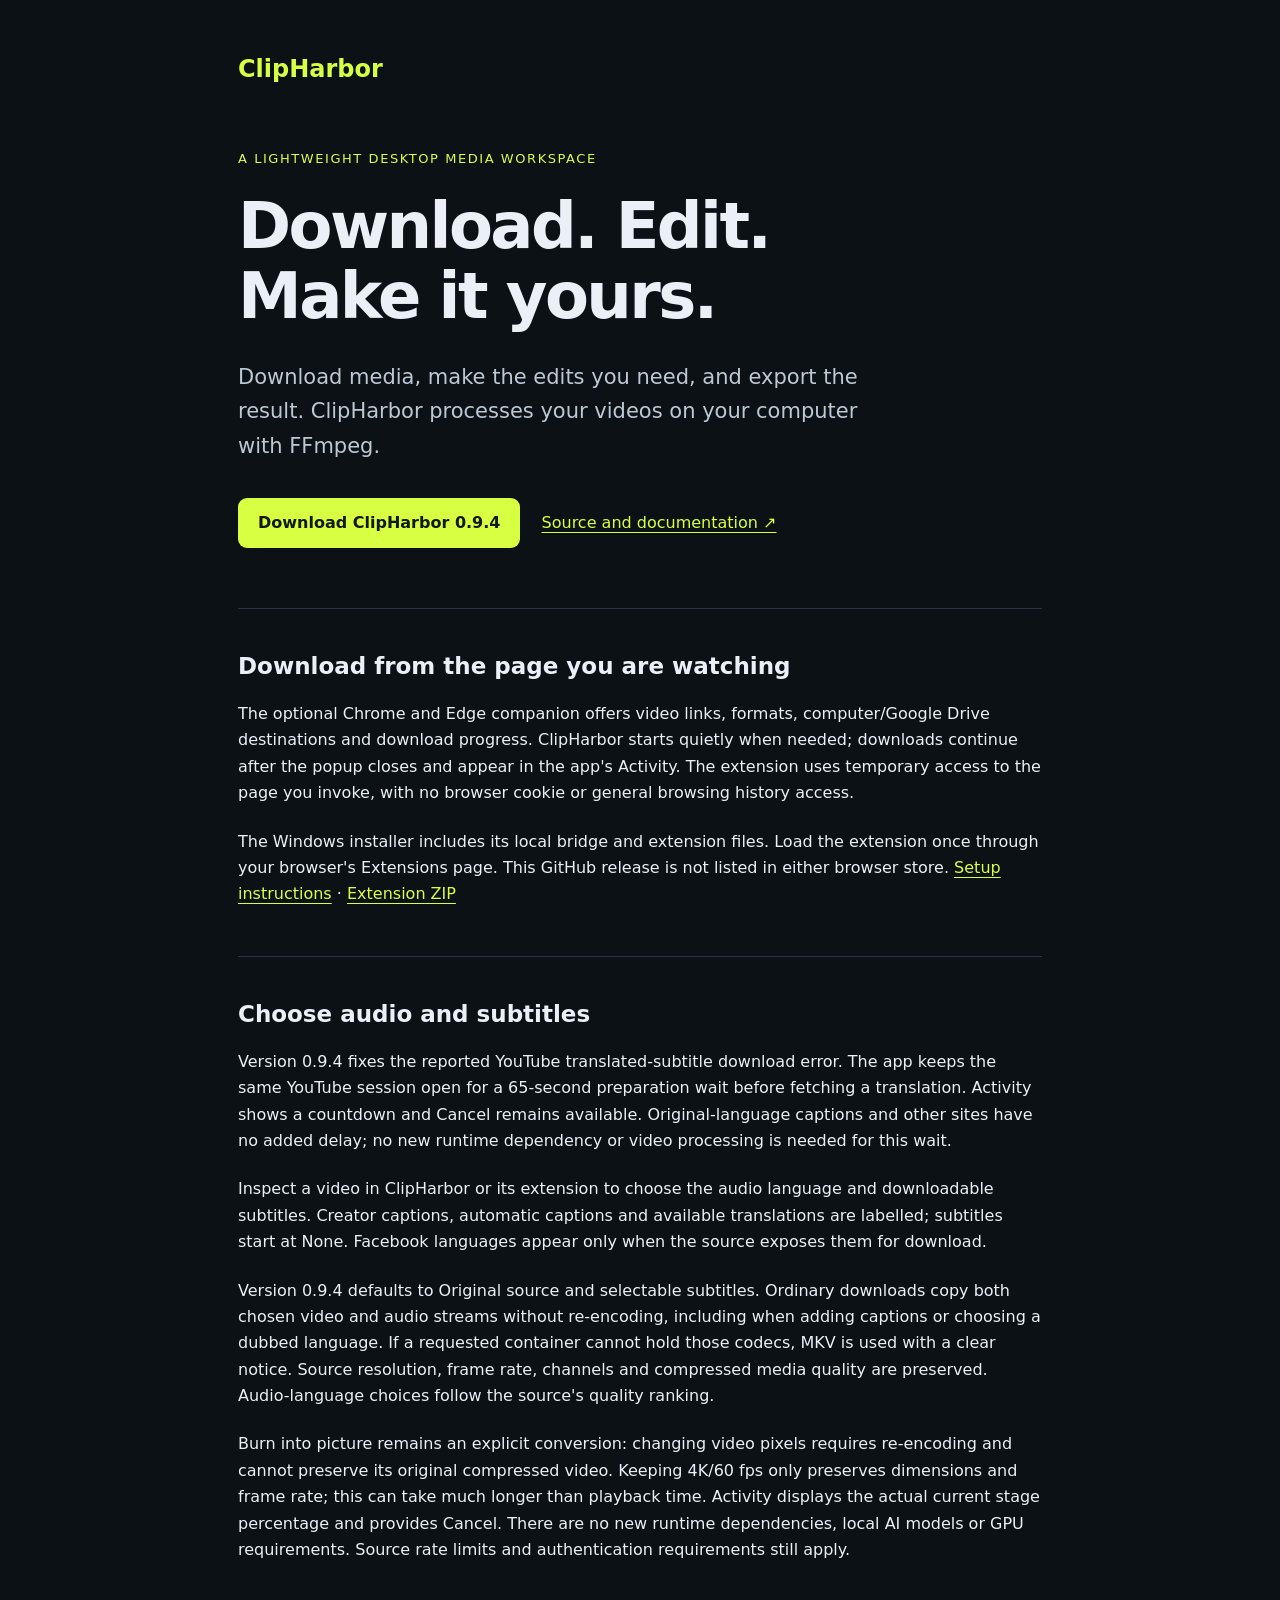
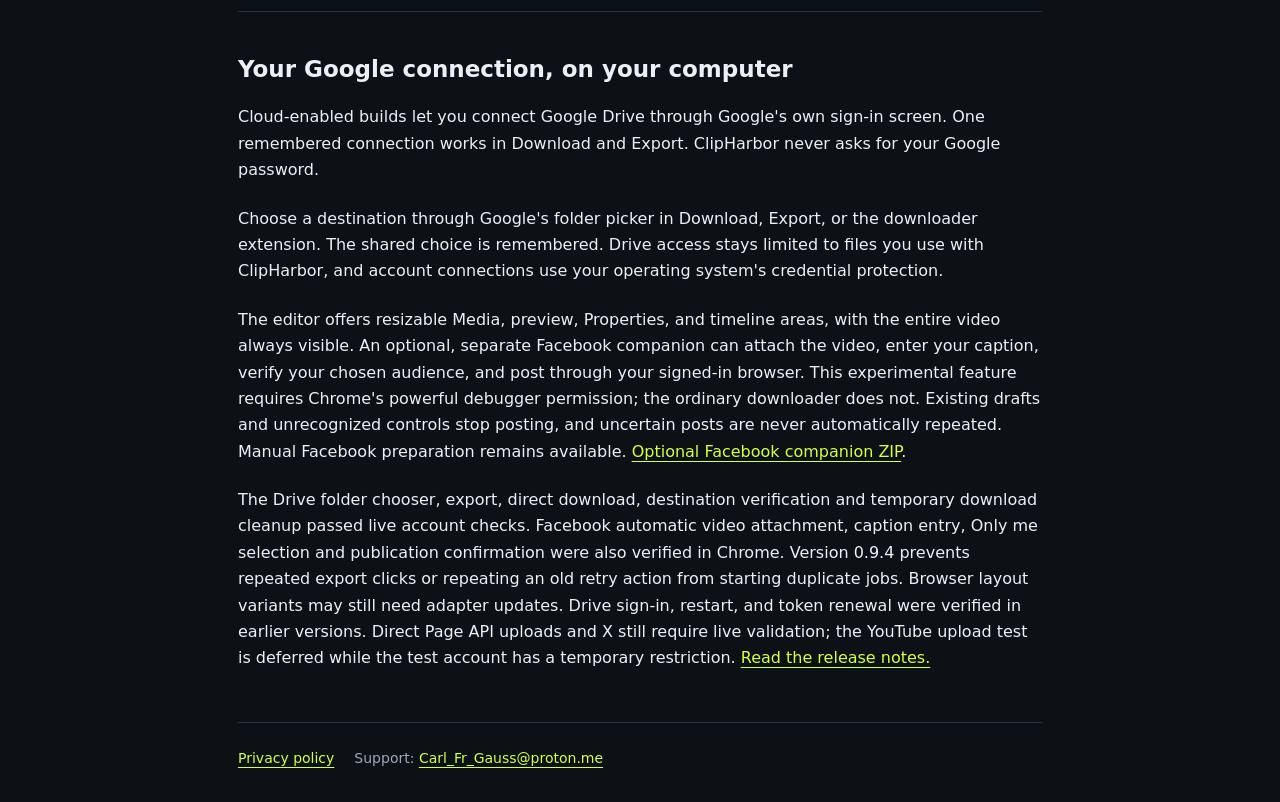
<file: index.html>
<!doctype html>
<html lang="en">
<meta charset="utf-8">
<meta name="viewport" content="width=device-width,initial-scale=1">
<meta name="description" content="ClipHarbor is a lightweight desktop media downloader and video editor.">
<title>ClipHarbor · Download, edit, export</title>
<link rel="stylesheet" href="site.css">
<main>
  <a class="brand" href="./">ClipHarbor</a>
  <p class="eyebrow">A lightweight desktop media workspace</p>
  <h1>Download. Edit.<br>Make it yours.</h1>
  <p class="lead">Download media, make the edits you need, and export the result. ClipHarbor processes your videos on your computer with FFmpeg.</p>
  <p><a class="button" href="https://github.com/CarlFriGauss/clipharbor/releases/download/v0.9.4/ClipHarbor-Setup-0.9.4-win-x64.exe">Download ClipHarbor 0.9.4</a> <a class="secondary" href="https://github.com/CarlFriGauss/clipharbor">Source and documentation ↗</a></p>
  <section><h2>Download from the page you are watching</h2><p>The optional Chrome and Edge companion offers video links, formats, computer/Google Drive destinations and download progress. ClipHarbor starts quietly when needed; downloads continue after the popup closes and appear in the app's Activity. The extension uses temporary access to the page you invoke, with no browser cookie or general browsing history access.</p><p>The Windows installer includes its local bridge and extension files. Load the extension once through your browser's Extensions page. This GitHub release is not listed in either browser store. <a href="https://github.com/CarlFriGauss/clipharbor#browser-extension">Setup instructions</a> · <a href="https://github.com/CarlFriGauss/clipharbor/releases/download/v0.9.4/ClipHarbor-Extension-0.9.4.zip">Extension ZIP</a></p></section>
  <section>
    <h2>Choose audio and subtitles</h2>
    <p>Version 0.9.4 fixes the reported YouTube translated-subtitle download error. The app keeps the same YouTube session open for a 65-second preparation wait before fetching a translation. Activity shows a countdown and Cancel remains available. Original-language captions and other sites have no added delay; no new runtime dependency or video processing is needed for this wait.</p>
    <p>Inspect a video in ClipHarbor or its extension to choose the audio language and downloadable subtitles. Creator captions, automatic captions and available translations are labelled; subtitles start at None. Facebook languages appear only when the source exposes them for download.</p>
    <p>Version 0.9.4 defaults to Original source and selectable subtitles. Ordinary downloads copy both chosen video and audio streams without re-encoding, including when adding captions or choosing a dubbed language. If a requested container cannot hold those codecs, MKV is used with a clear notice. Source resolution, frame rate, channels and compressed media quality are preserved. Audio-language choices follow the source's quality ranking.</p>
    <p>Burn into picture remains an explicit conversion: changing video pixels requires re-encoding and cannot preserve its original compressed video. Keeping 4K/60 fps only preserves dimensions and frame rate; this can take much longer than playback time. Activity displays the actual current stage percentage and provides Cancel. There are no new runtime dependencies, local AI models or GPU requirements. Source rate limits and authentication requirements still apply.</p>
  </section>
  <section>
    <h2>Your Google connection, on your computer</h2>
    <p>Cloud-enabled builds let you connect Google Drive through Google's own sign-in screen. One remembered connection works in Download and Export. ClipHarbor never asks for your Google password.</p>
    <p>Choose a destination through Google's folder picker in Download, Export, or the downloader extension. The shared choice is remembered. Drive access stays limited to files you use with ClipHarbor, and account connections use your operating system's credential protection.</p>
    <p>The editor offers resizable Media, preview, Properties, and timeline areas, with the entire video always visible. An optional, separate Facebook companion can attach the video, enter your caption, verify your chosen audience, and post through your signed-in browser. This experimental feature requires Chrome's powerful debugger permission; the ordinary downloader does not. Existing drafts and unrecognized controls stop posting, and uncertain posts are never automatically repeated. Manual Facebook preparation remains available. <a href="https://github.com/CarlFriGauss/clipharbor/releases/download/v0.9.4/ClipHarbor-Facebook-Companion-0.9.4.zip">Optional Facebook companion ZIP</a>.</p>
    <p>The Drive folder chooser, export, direct download, destination verification and temporary download cleanup passed live account checks. Facebook automatic video attachment, caption entry, Only me selection and publication confirmation were also verified in Chrome. Version 0.9.4 prevents repeated export clicks or repeating an old retry action from starting duplicate jobs. Browser layout variants may still need adapter updates. Drive sign-in, restart, and token renewal were verified in earlier versions. Direct Page API uploads and X still require live validation; the YouTube upload test is deferred while the test account has a temporary restriction. <a href="https://github.com/CarlFriGauss/clipharbor/releases/tag/v0.9.4">Read the release notes.</a></p>
  </section>
  <footer><a href="privacy.html">Privacy policy</a><span>Support: <a href="mailto:Carl_Fr_Gauss@proton.me">Carl_Fr_Gauss@proton.me</a></span></footer>
</main>
</html>
</file>
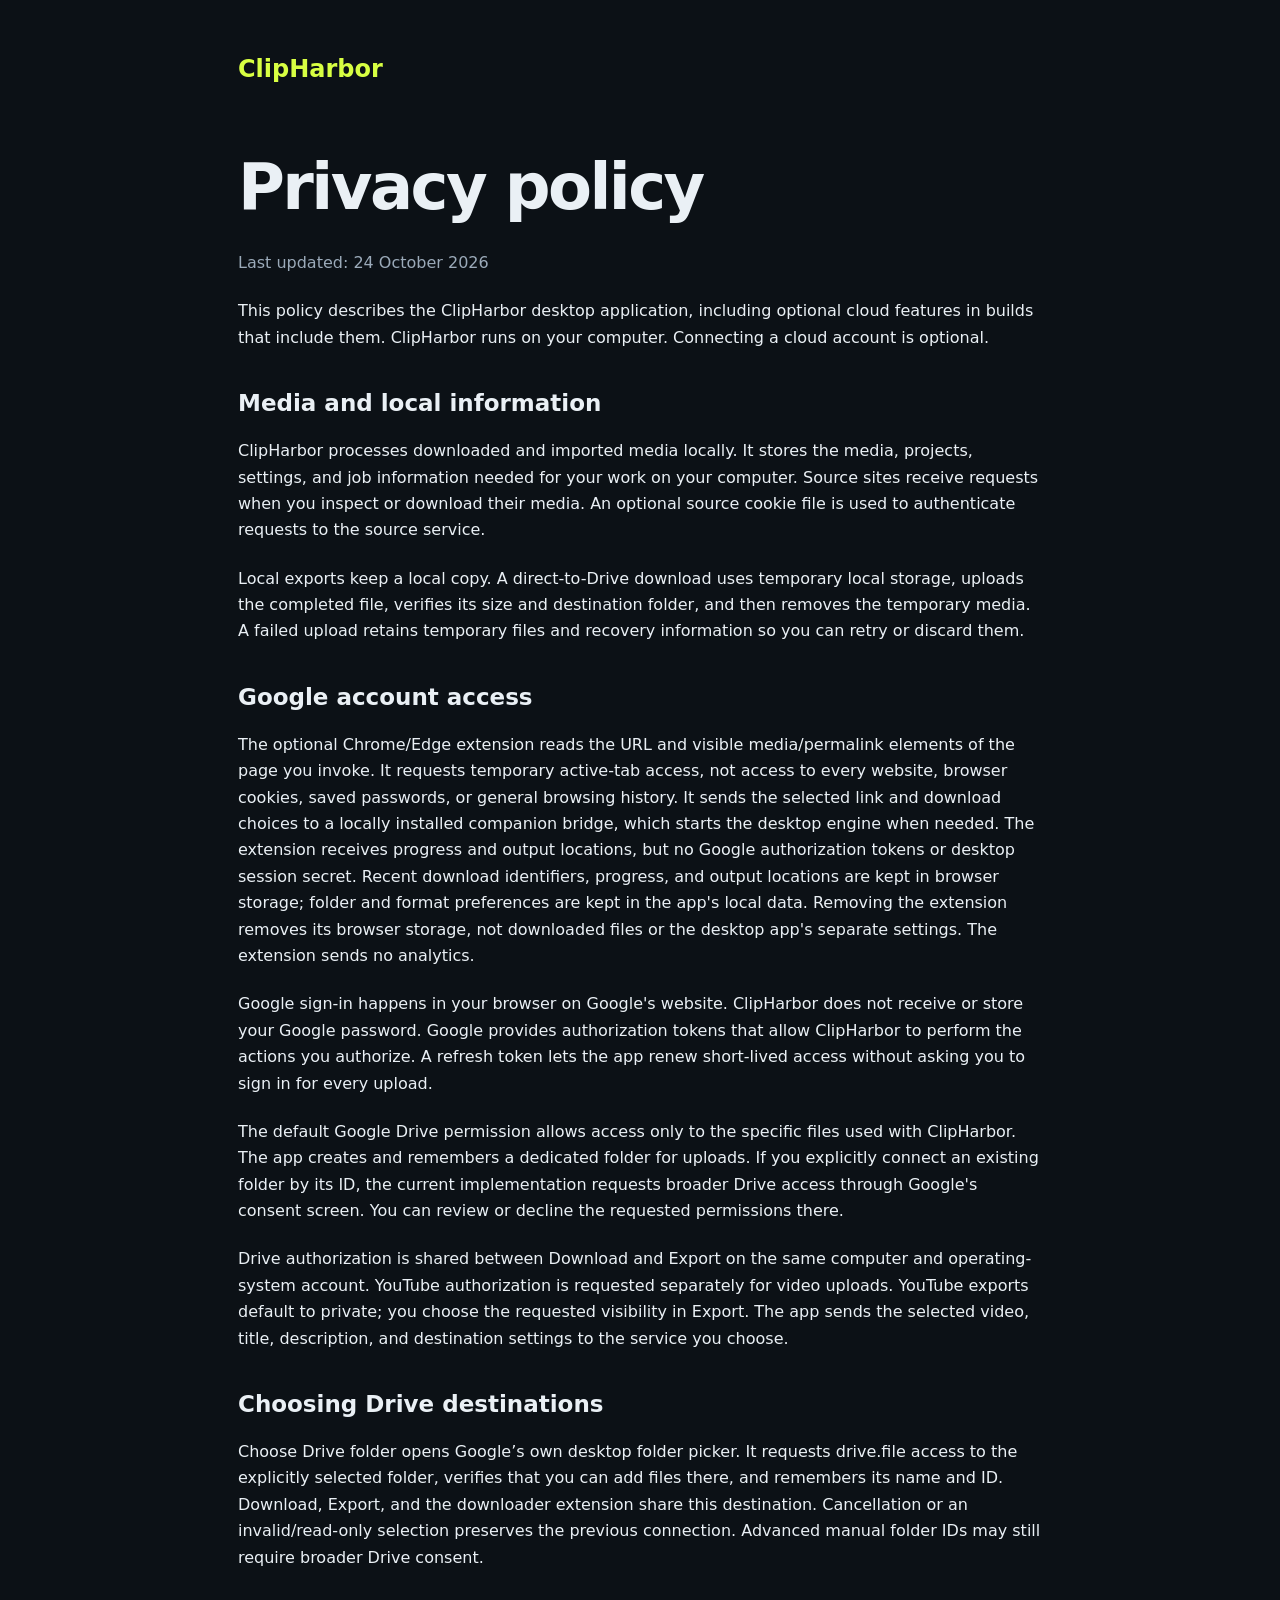
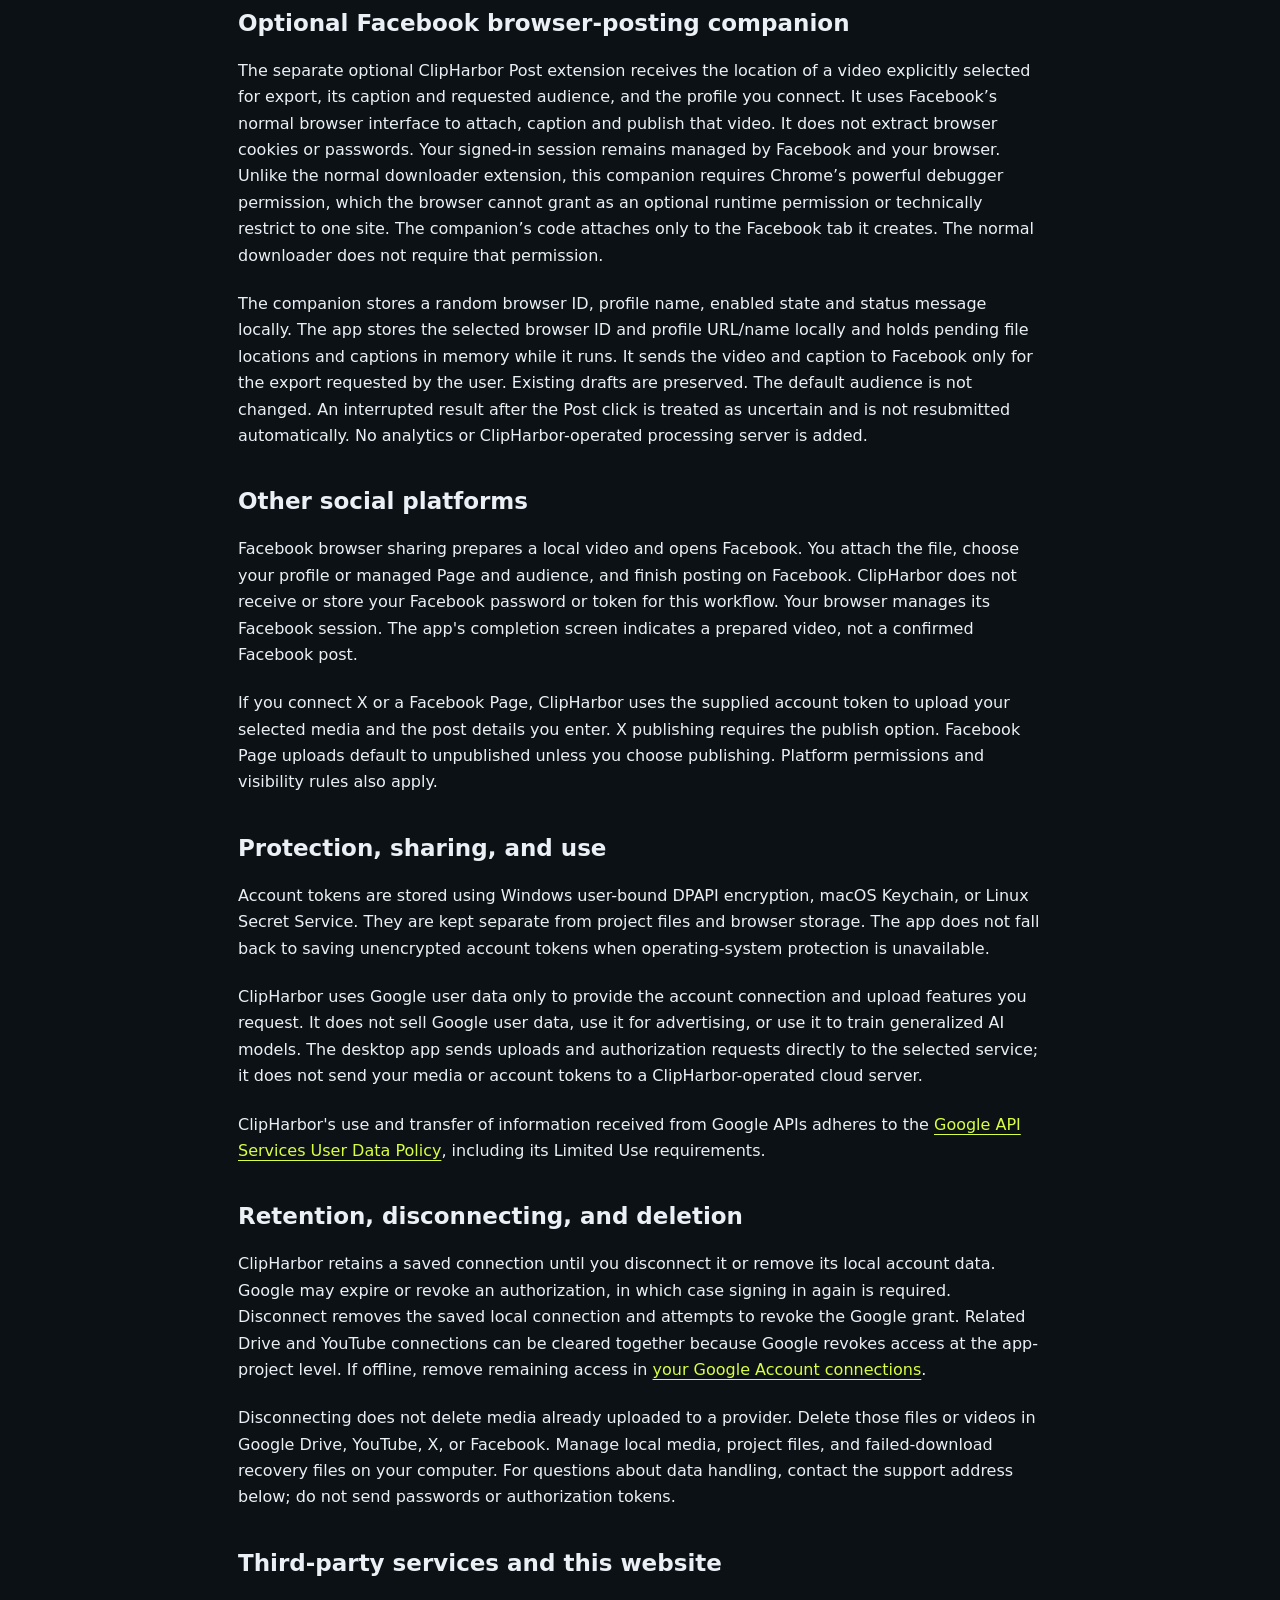
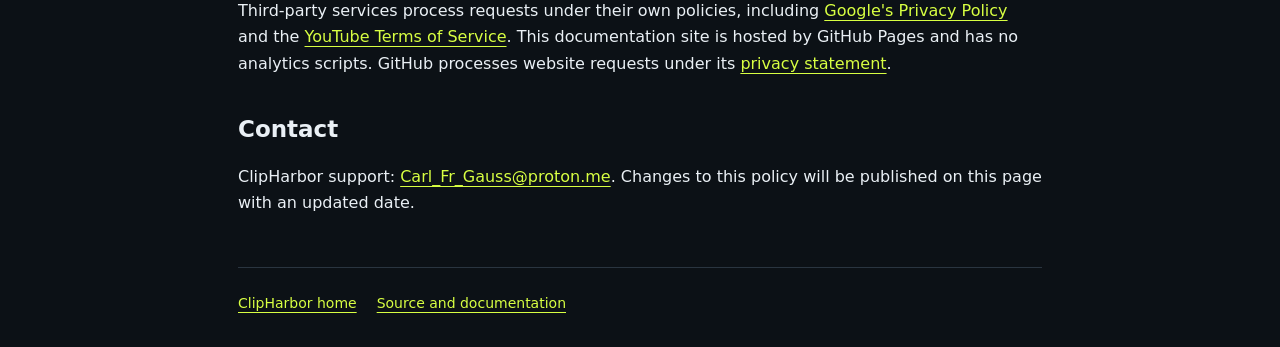
<file: privacy.html>
<!doctype html>
<html lang="en">
<meta charset="utf-8">
<meta name="viewport" content="width=device-width,initial-scale=1">
<meta name="description" content="How ClipHarbor handles local media and optional Google Drive and social account connections.">
<title>Privacy policy · ClipHarbor</title>
<link rel="stylesheet" href="site.css">
<main>
  <a class="brand" href="./">ClipHarbor</a>
  <h1>Privacy policy</h1>
  <p class="muted">Last updated: 24 October 2026</p>
  <p>This policy describes the ClipHarbor desktop application, including optional cloud features in builds that include them. ClipHarbor runs on your computer. Connecting a cloud account is optional.</p>
  <h2>Media and local information</h2>
  <p>ClipHarbor processes downloaded and imported media locally. It stores the media, projects, settings, and job information needed for your work on your computer. Source sites receive requests when you inspect or download their media. An optional source cookie file is used to authenticate requests to the source service.</p>
  <p>Local exports keep a local copy. A direct-to-Drive download uses temporary local storage, uploads the completed file, verifies its size and destination folder, and then removes the temporary media. A failed upload retains temporary files and recovery information so you can retry or discard them.</p>
  <h2>Google account access</h2>
  <p>The optional Chrome/Edge extension reads the URL and visible media/permalink elements of the page you invoke. It requests temporary active-tab access, not access to every website, browser cookies, saved passwords, or general browsing history. It sends the selected link and download choices to a locally installed companion bridge, which starts the desktop engine when needed. The extension receives progress and output locations, but no Google authorization tokens or desktop session secret. Recent download identifiers, progress, and output locations are kept in browser storage; folder and format preferences are kept in the app's local data. Removing the extension removes its browser storage, not downloaded files or the desktop app's separate settings. The extension sends no analytics.</p>
  <p>Google sign-in happens in your browser on Google's website. ClipHarbor does not receive or store your Google password. Google provides authorization tokens that allow ClipHarbor to perform the actions you authorize. A refresh token lets the app renew short-lived access without asking you to sign in for every upload.</p>
  <p>The default Google Drive permission allows access only to the specific files used with ClipHarbor. The app creates and remembers a dedicated folder for uploads. If you explicitly connect an existing folder by its ID, the current implementation requests broader Drive access through Google's consent screen. You can review or decline the requested permissions there.</p>
  <p>Drive authorization is shared between Download and Export on the same computer and operating-system account. YouTube authorization is requested separately for video uploads. YouTube exports default to private; you choose the requested visibility in Export. The app sends the selected video, title, description, and destination settings to the service you choose.</p>
  <h2>Choosing Drive destinations</h2>
  <p>Choose Drive folder opens Google’s own desktop folder picker. It requests drive.file access to the explicitly selected folder, verifies that you can add files there, and remembers its name and ID. Download, Export, and the downloader extension share this destination. Cancellation or an invalid/read-only selection preserves the previous connection. Advanced manual folder IDs may still require broader Drive consent.</p>
  <h2>Optional Facebook browser-posting companion</h2>
  <p>The separate optional ClipHarbor Post extension receives the location of a video explicitly selected for export, its caption and requested audience, and the profile you connect. It uses Facebook’s normal browser interface to attach, caption and publish that video. It does not extract browser cookies or passwords. Your signed-in session remains managed by Facebook and your browser. Unlike the normal downloader extension, this companion requires Chrome’s powerful debugger permission, which the browser cannot grant as an optional runtime permission or technically restrict to one site. The companion’s code attaches only to the Facebook tab it creates. The normal downloader does not require that permission.</p>
  <p>The companion stores a random browser ID, profile name, enabled state and status message locally. The app stores the selected browser ID and profile URL/name locally and holds pending file locations and captions in memory while it runs. It sends the video and caption to Facebook only for the export requested by the user. Existing drafts are preserved. The default audience is not changed. An interrupted result after the Post click is treated as uncertain and is not resubmitted automatically. No analytics or ClipHarbor-operated processing server is added.</p>
  <h2>Other social platforms</h2>
  <p>Facebook browser sharing prepares a local video and opens Facebook. You attach the file, choose your profile or managed Page and audience, and finish posting on Facebook. ClipHarbor does not receive or store your Facebook password or token for this workflow. Your browser manages its Facebook session. The app's completion screen indicates a prepared video, not a confirmed Facebook post.</p>
  <p>If you connect X or a Facebook Page, ClipHarbor uses the supplied account token to upload your selected media and the post details you enter. X publishing requires the publish option. Facebook Page uploads default to unpublished unless you choose publishing. Platform permissions and visibility rules also apply.</p>
  <h2>Protection, sharing, and use</h2>
  <p>Account tokens are stored using Windows user-bound DPAPI encryption, macOS Keychain, or Linux Secret Service. They are kept separate from project files and browser storage. The app does not fall back to saving unencrypted account tokens when operating-system protection is unavailable.</p>
  <p>ClipHarbor uses Google user data only to provide the account connection and upload features you request. It does not sell Google user data, use it for advertising, or use it to train generalized AI models. The desktop app sends uploads and authorization requests directly to the selected service; it does not send your media or account tokens to a ClipHarbor-operated cloud server.</p>
  <p>ClipHarbor's use and transfer of information received from Google APIs adheres to the <a href="https://developers.google.com/terms/api-services-user-data-policy">Google API Services User Data Policy</a>, including its Limited Use requirements.</p>
  <h2>Retention, disconnecting, and deletion</h2>
  <p>ClipHarbor retains a saved connection until you disconnect it or remove its local account data. Google may expire or revoke an authorization, in which case signing in again is required. Disconnect removes the saved local connection and attempts to revoke the Google grant. Related Drive and YouTube connections can be cleared together because Google revokes access at the app-project level. If offline, remove remaining access in <a href="https://myaccount.google.com/connections">your Google Account connections</a>.</p>
  <p>Disconnecting does not delete media already uploaded to a provider. Delete those files or videos in Google Drive, YouTube, X, or Facebook. Manage local media, project files, and failed-download recovery files on your computer. For questions about data handling, contact the support address below; do not send passwords or authorization tokens.</p>
  <h2>Third-party services and this website</h2>
  <p>Third-party services process requests under their own policies, including <a href="https://policies.google.com/privacy">Google's Privacy Policy</a> and the <a href="https://www.youtube.com/t/terms">YouTube Terms of Service</a>. This documentation site is hosted by GitHub Pages and has no analytics scripts. GitHub processes website requests under its <a href="https://docs.github.com/en/site-policy/privacy-policies/github-general-privacy-statement">privacy statement</a>.</p>
  <h2>Contact</h2>
  <p>ClipHarbor support: <a href="mailto:Carl_Fr_Gauss@proton.me">Carl_Fr_Gauss@proton.me</a>. Changes to this policy will be published on this page with an updated date.</p>
  <footer><a href="./">ClipHarbor home</a><a href="https://github.com/CarlFriGauss/clipharbor">Source and documentation</a></footer>
</main>
</html>
</file>
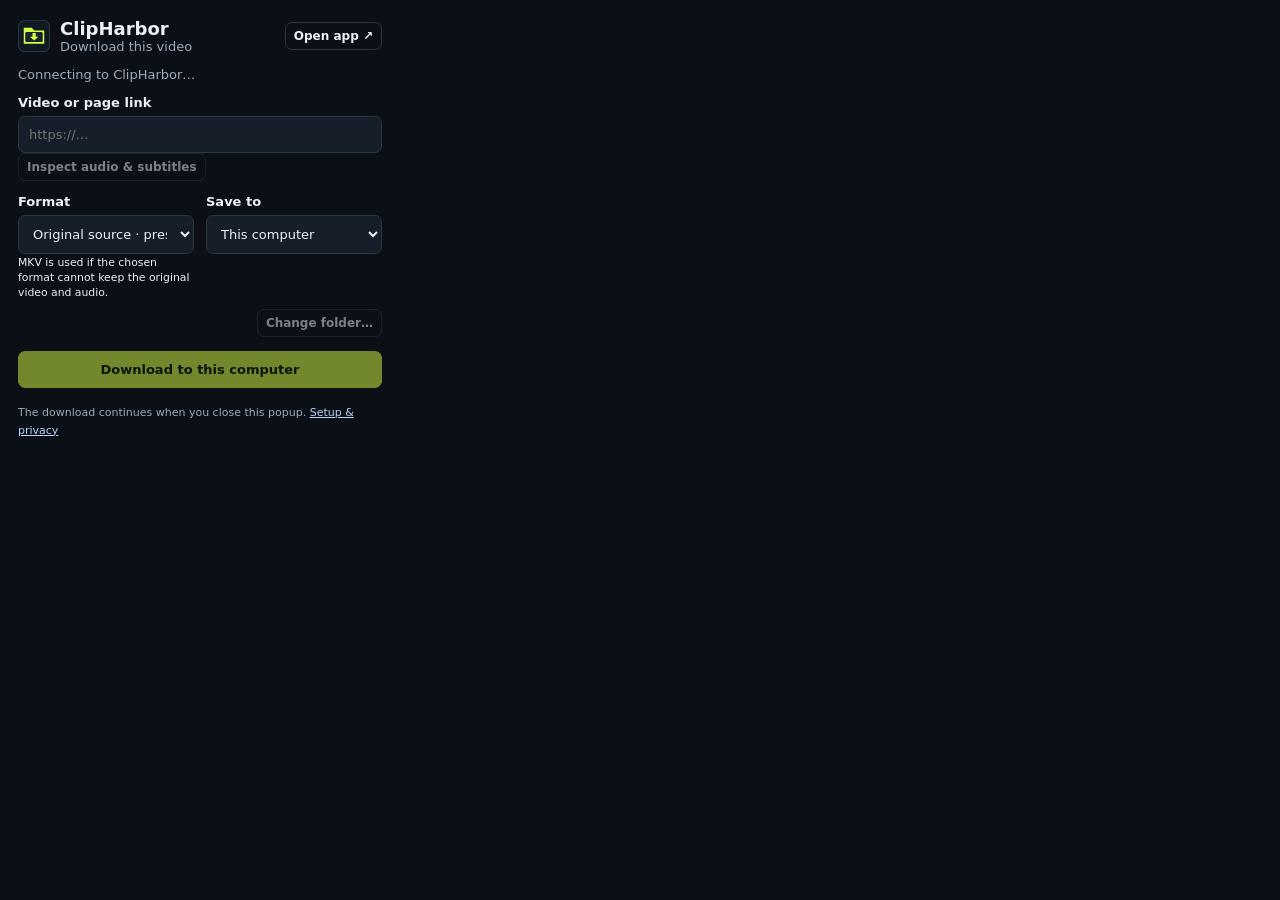
<file: browser-extension/popup.html>
<!doctype html>
<html lang="en">
<head>
  <meta charset="utf-8"><meta name="viewport" content="width=device-width, initial-scale=1">
  <title>ClipHarbor</title><link rel="stylesheet" href="popup.css">
</head>
<body>
  <header><img src="icon.png" width="32" height="32" alt=""><div><h1>ClipHarbor</h1><span>Download this video</span></div><button id="openApp" class="quiet" title="Open ClipHarbor">Open app ↗</button></header>
  <p id="connection" role="status">Connecting to ClipHarbor…</p>
  <form id="downloadForm">
    <div id="mediaChoices" hidden><label for="candidate">Video on this page</label><select id="candidate"></select></div>
    <label for="url">Video or page link</label><input id="url" type="url" placeholder="https://…" required maxlength="16384">
    <button type="button" id="inspect" class="quiet">Inspect audio & subtitles</button>
    <p id="sourceInfo" role="status" hidden></p>
    <div id="audioField" hidden><label for="audioTrack">Audio track</label><select id="audioTrack"><option value="">Automatic / source default</option></select></div>
    <div id="subtitleField" hidden><label for="subtitleTrack">Subtitles</label><select id="subtitleTrack"><option value="">None</option></select><small id="subtitleHelp">Choose a language to include subtitles.</small></div>
    <div id="subtitleModeField" hidden><label for="subtitleMode">Subtitle display</label><select id="subtitleMode"><option value="embed" selected>Selectable subtitles · original video quality</option><option value="burn">Burn into picture · re-encode video</option></select><small>Selectable subtitles keep the original video and audio. Burning changes the picture and re-encodes it; a 4K video can take much longer than its playback time. Progress and Cancel are in Activity.</small></div>
    <div id="burnSizeField" hidden><label for="burnSize">Video size with burned subtitles</label><select id="burnSize"><option value="source">Source size / frame rate · video re-encoded</option><option value="1080">Reduce to up to 1080p / 30 fps</option></select></div>
    <div class="row"><div><label for="format">Format</label><select id="format"><option value="original" selected>Original source · preserve video and audio</option><option value="mp4">MP4 · preserve source streams</option><option value="mkv">MKV</option><option value="webm">WebM</option><option value="mov">MOV</option><option value="mp3">MP3 · convert audio</option><option value="m4a">M4A · convert audio</option><option value="wav">WAV · convert audio</option></select><small>MKV is used if the chosen format cannot keep the original video and audio.</small></div><div><label for="destination">Save to</label><select id="destination"><option value="local">This computer</option><option value="drive">Google Drive</option></select></div></div>
    <div id="folderRow"><span id="folder"></span><button type="button" id="chooseFolder" class="quiet">Change folder…</button></div>
    <div id="driveRow" hidden><img src="drive.svg" alt="Google Drive" width="18" height="18"><span id="driveStatus"></span><button id="chooseDriveFolder" type="button" class="quiet">Choose folder…</button><button id="connectDrive" type="button" class="quiet" hidden>Connect in ClipHarbor ↗</button></div>
    <label id="compatibility"><input id="xCompatible" type="checkbox"> Make MP4 compatible with X · may resize or re-encode</label>
    <button id="download" class="primary" disabled>Download</button>
  </form>
  <p id="message" role="status" aria-live="polite"></p>
  <section id="activity" aria-label="Recent downloads" hidden><h2>Recent downloads</h2><div id="jobs"></div></section>
  <footer>The download continues when you close this popup. <a href="setup.html" target="_blank" rel="noreferrer">Setup & privacy</a></footer>
  <script type="module" src="popup.js"></script>
</body>
</html>
</file>
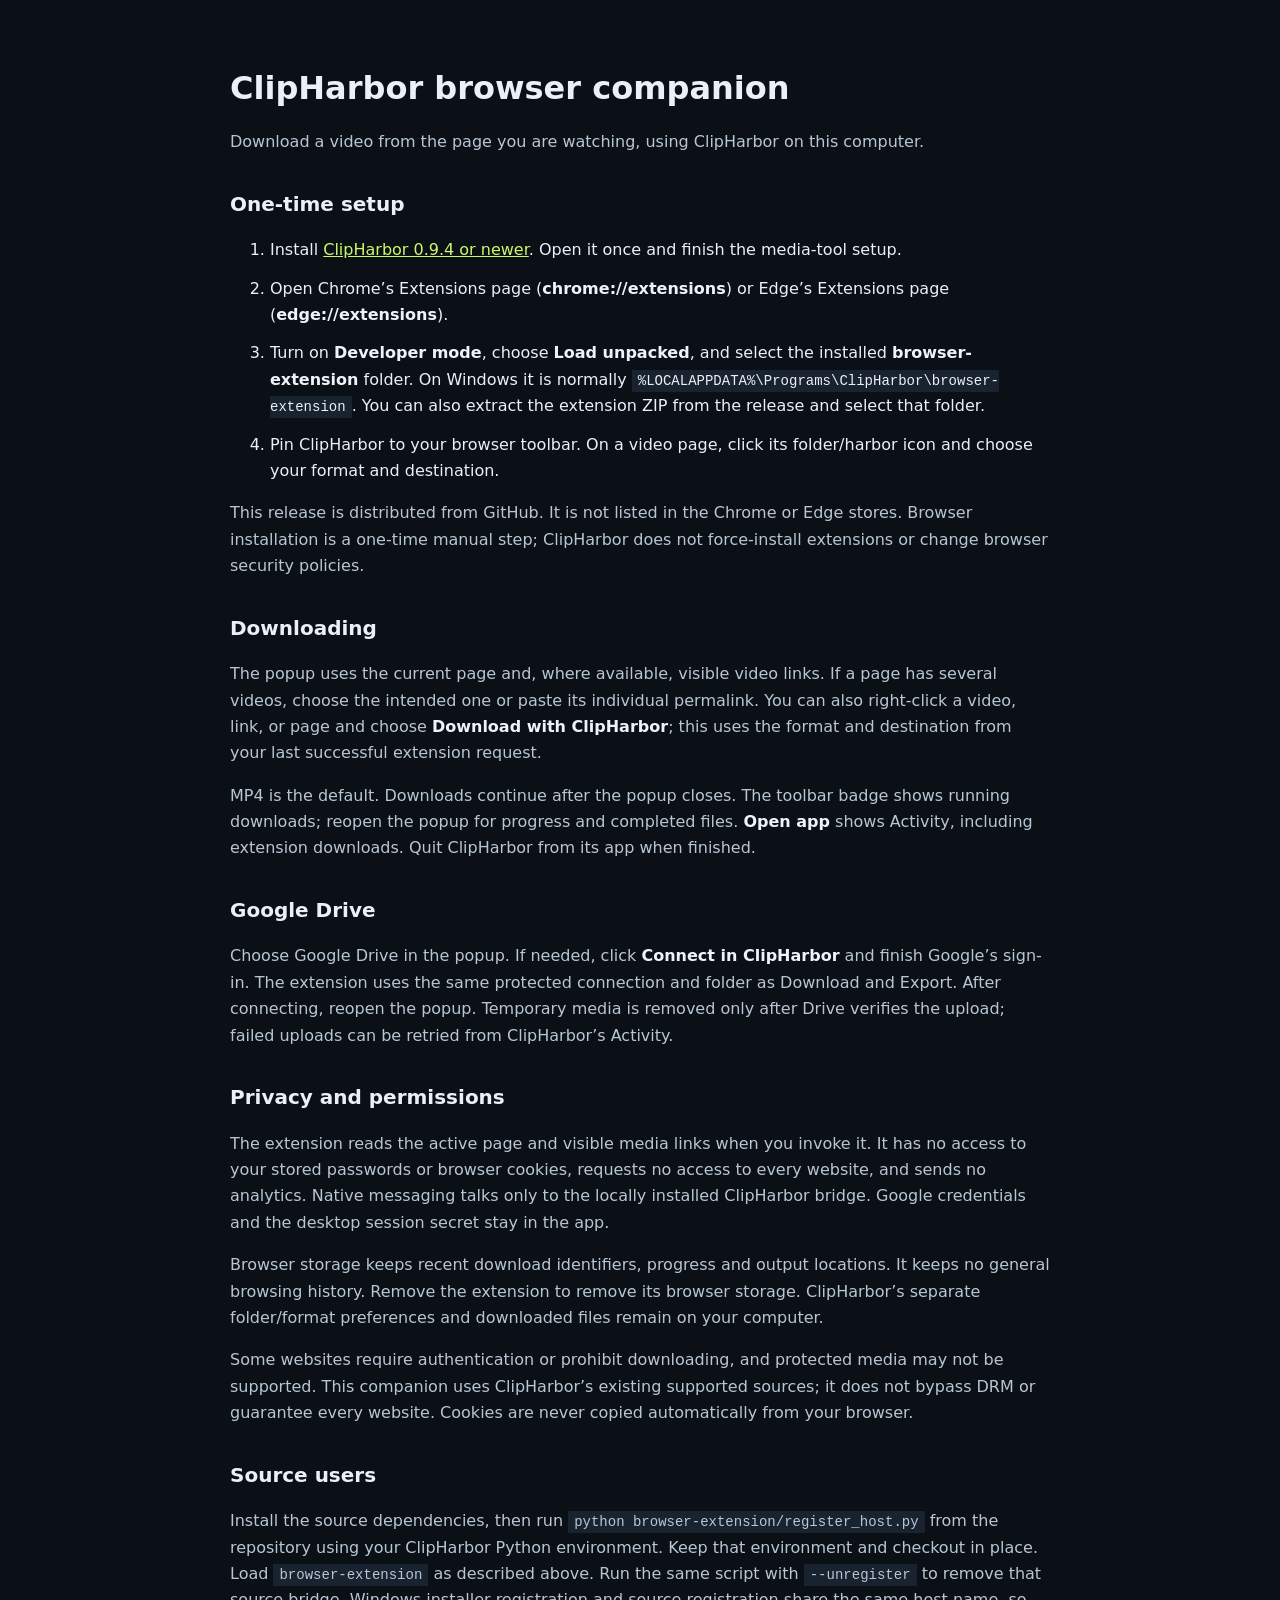
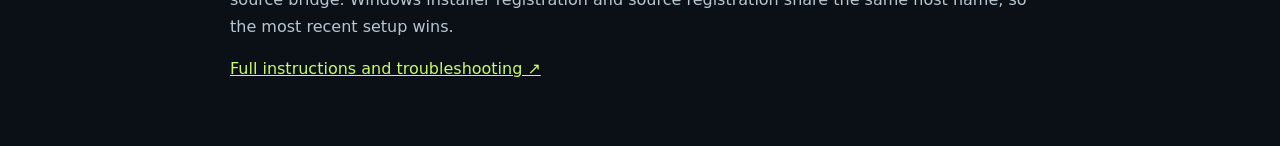
<file: browser-extension/setup.html>
<!doctype html><html lang="en"><head><meta charset="utf-8"><meta name="viewport" content="width=device-width,initial-scale=1"><title>ClipHarbor extension setup</title><link rel="stylesheet" href="setup.css"></head><body><main>
<h1>ClipHarbor browser companion</h1><p>Download a video from the page you are watching, using ClipHarbor on this computer.</p>
<h2>One-time setup</h2><ol><li>Install <a href="https://github.com/CarlFriGauss/clipharbor/releases/latest" target="_blank" rel="noreferrer">ClipHarbor 0.9.4 or newer</a>. Open it once and finish the media-tool setup.</li><li>Open Chrome’s Extensions page (<strong>chrome://extensions</strong>) or Edge’s Extensions page (<strong>edge://extensions</strong>).</li><li>Turn on <strong>Developer mode</strong>, choose <strong>Load unpacked</strong>, and select the installed <strong>browser-extension</strong> folder. On Windows it is normally <code>%LOCALAPPDATA%\Programs\ClipHarbor\browser-extension</code>. You can also extract the extension ZIP from the release and select that folder.</li><li>Pin ClipHarbor to your browser toolbar. On a video page, click its folder/harbor icon and choose your format and destination.</li></ol>
<p>This release is distributed from GitHub. It is not listed in the Chrome or Edge stores. Browser installation is a one-time manual step; ClipHarbor does not force-install extensions or change browser security policies.</p>
<h2>Downloading</h2><p>The popup uses the current page and, where available, visible video links. If a page has several videos, choose the intended one or paste its individual permalink. You can also right-click a video, link, or page and choose <strong>Download with ClipHarbor</strong>; this uses the format and destination from your last successful extension request.</p><p>MP4 is the default. Downloads continue after the popup closes. The toolbar badge shows running downloads; reopen the popup for progress and completed files. <strong>Open app</strong> shows Activity, including extension downloads. Quit ClipHarbor from its app when finished.</p>
<h2>Google Drive</h2><p>Choose Google Drive in the popup. If needed, click <strong>Connect in ClipHarbor</strong> and finish Google’s sign-in. The extension uses the same protected connection and folder as Download and Export. After connecting, reopen the popup. Temporary media is removed only after Drive verifies the upload; failed uploads can be retried from ClipHarbor’s Activity.</p>
<h2>Privacy and permissions</h2><p>The extension reads the active page and visible media links when you invoke it. It has no access to your stored passwords or browser cookies, requests no access to every website, and sends no analytics. Native messaging talks only to the locally installed ClipHarbor bridge. Google credentials and the desktop session secret stay in the app.</p><p>Browser storage keeps recent download identifiers, progress and output locations. It keeps no general browsing history. Remove the extension to remove its browser storage. ClipHarbor’s separate folder/format preferences and downloaded files remain on your computer.</p><p>Some websites require authentication or prohibit downloading, and protected media may not be supported. This companion uses ClipHarbor’s existing supported sources; it does not bypass DRM or guarantee every website. Cookies are never copied automatically from your browser.</p>
<h2>Source users</h2><p>Install the source dependencies, then run <code>python browser-extension/register_host.py</code> from the repository using your ClipHarbor Python environment. Keep that environment and checkout in place. Load <code>browser-extension</code> as described above. Run the same script with <code>--unregister</code> to remove that source bridge. Windows installer registration and source registration share the same host name, so the most recent setup wins.</p>
<p><a href="https://github.com/CarlFriGauss/clipharbor#browser-extension" target="_blank" rel="noreferrer">Full instructions and troubleshooting ↗</a></p></main></body></html>
</file>
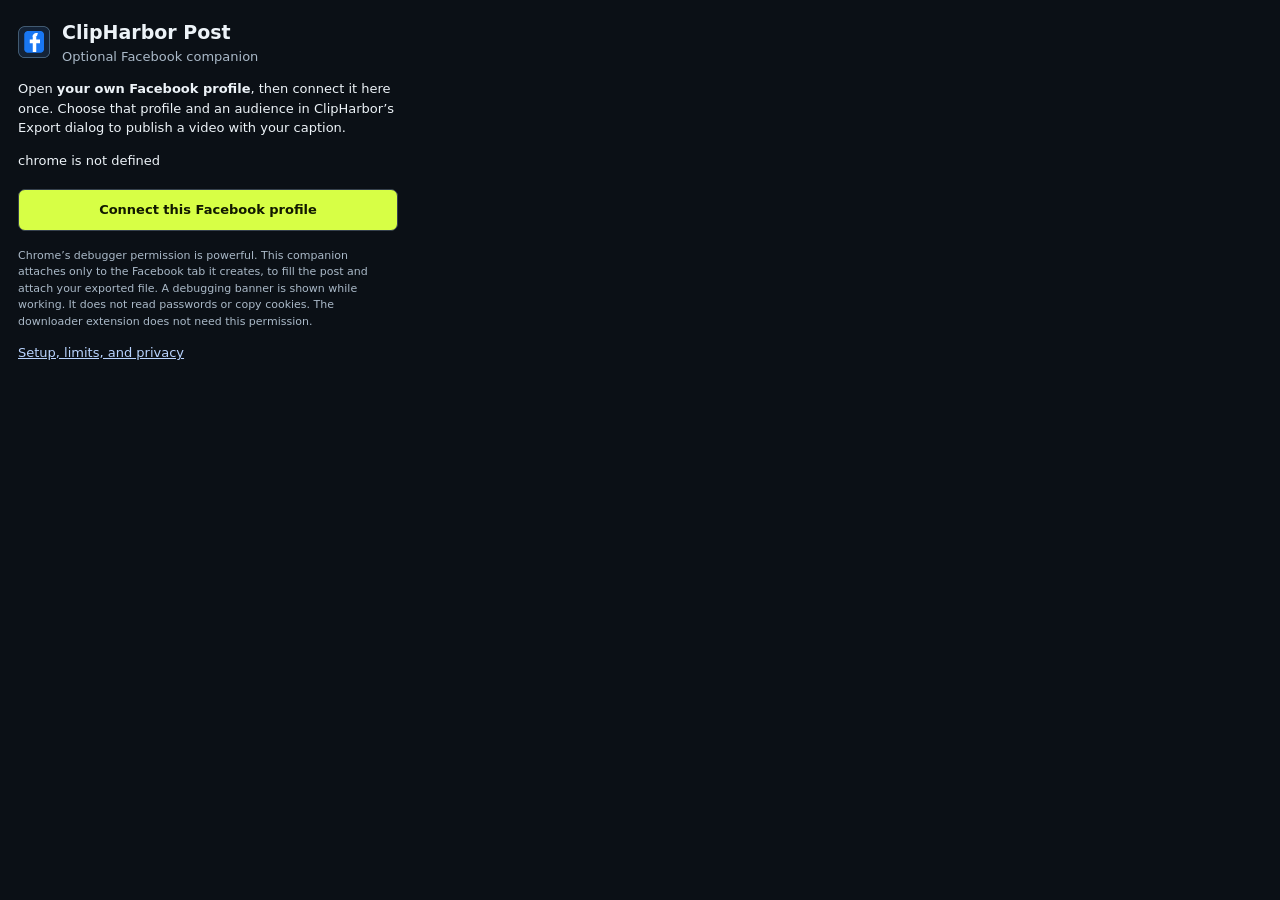
<file: facebook-extension/popup.html>
<!doctype html><html lang="en"><head><meta charset="utf-8"><title>ClipHarbor Post</title><link rel="stylesheet" href="popup.css"></head><body>
<header><img src="icon.png" alt="" width="32" height="32"><div><h1>ClipHarbor Post</h1><span>Optional Facebook companion</span></div></header>
<p>Open <strong>your own Facebook profile</strong>, then connect it here once. Choose that profile and an audience in ClipHarbor’s Export dialog to publish a video with your caption.</p>
<p id="status" role="status">Loading…</p><button id="connect" class="primary">Connect this Facebook profile</button><button id="disable" class="quiet" hidden>Stop browser posting</button>
<p class="field-help">Chrome’s debugger permission is powerful. This companion attaches only to the Facebook tab it creates, to fill the post and attach your exported file. A debugging banner is shown while working. It does not read passwords or copy cookies. The downloader extension does not need this permission.</p>
<p id="message" role="status"></p><p><a href="setup.html" target="_blank" rel="noreferrer">Setup, limits, and privacy</a></p><script type="module" src="popup.js"></script></body></html>
</file>
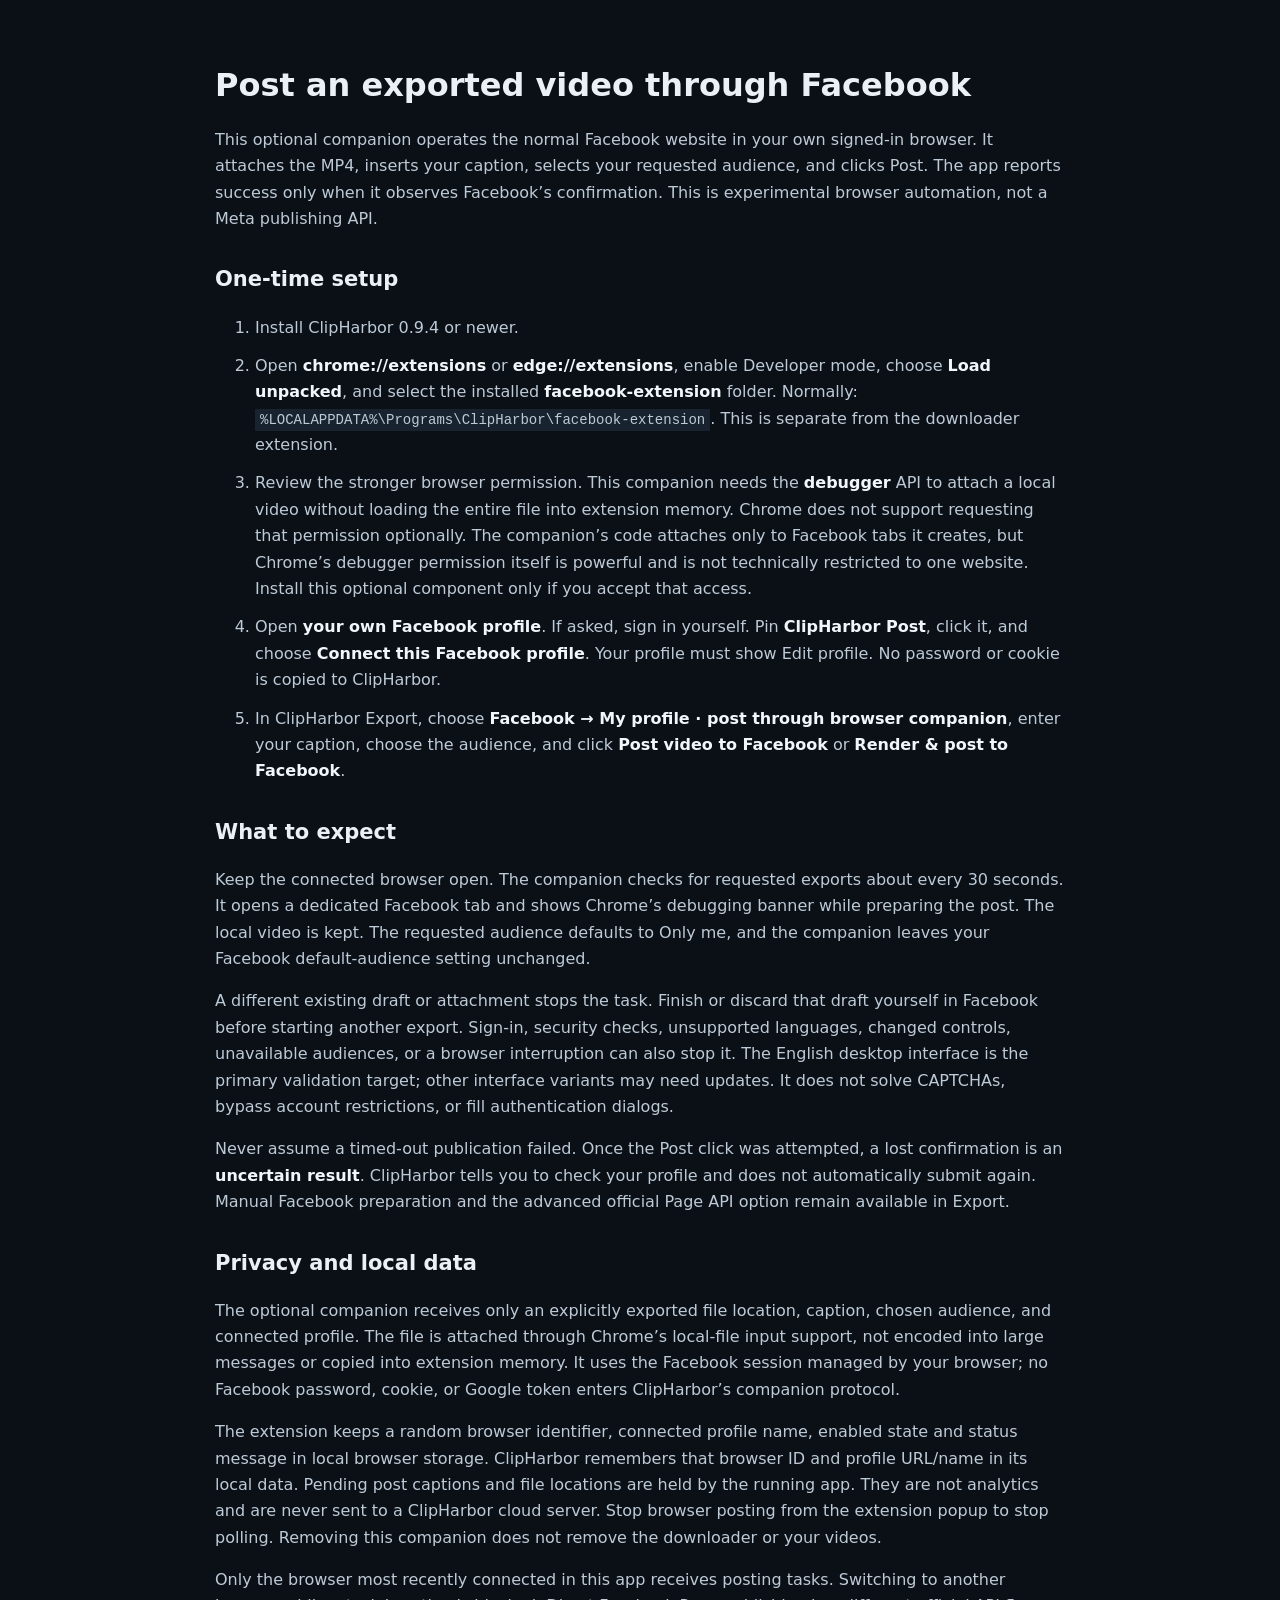
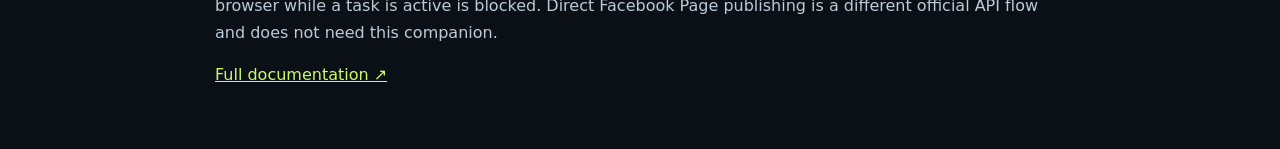
<file: facebook-extension/setup.html>
<!doctype html><html lang="en"><head><meta charset="utf-8"><meta name="viewport" content="width=device-width,initial-scale=1"><title>ClipHarbor Facebook companion</title><link rel="stylesheet" href="setup.css"></head><body><main>
<h1>Post an exported video through Facebook</h1><p>This optional companion operates the normal Facebook website in your own signed-in browser. It attaches the MP4, inserts your caption, selects your requested audience, and clicks Post. The app reports success only when it observes Facebook’s confirmation. This is experimental browser automation, not a Meta publishing API.</p>
<h2>One-time setup</h2><ol><li>Install ClipHarbor 0.9.4 or newer.</li><li>Open <strong>chrome://extensions</strong> or <strong>edge://extensions</strong>, enable Developer mode, choose <strong>Load unpacked</strong>, and select the installed <strong>facebook-extension</strong> folder. Normally: <code>%LOCALAPPDATA%\Programs\ClipHarbor\facebook-extension</code>. This is separate from the downloader extension.</li><li>Review the stronger browser permission. This companion needs the <strong>debugger</strong> API to attach a local video without loading the entire file into extension memory. Chrome does not support requesting that permission optionally. The companion’s code attaches only to Facebook tabs it creates, but Chrome’s debugger permission itself is powerful and is not technically restricted to one website. Install this optional component only if you accept that access.</li><li>Open <strong>your own Facebook profile</strong>. If asked, sign in yourself. Pin <strong>ClipHarbor Post</strong>, click it, and choose <strong>Connect this Facebook profile</strong>. Your profile must show Edit profile. No password or cookie is copied to ClipHarbor.</li><li>In ClipHarbor Export, choose <strong>Facebook → My profile · post through browser companion</strong>, enter your caption, choose the audience, and click <strong>Post video to Facebook</strong> or <strong>Render &amp; post to Facebook</strong>.</li></ol>
<h2>What to expect</h2><p>Keep the connected browser open. The companion checks for requested exports about every 30 seconds. It opens a dedicated Facebook tab and shows Chrome’s debugging banner while preparing the post. The local video is kept. The requested audience defaults to Only me, and the companion leaves your Facebook default-audience setting unchanged.</p><p>A different existing draft or attachment stops the task. Finish or discard that draft yourself in Facebook before starting another export. Sign-in, security checks, unsupported languages, changed controls, unavailable audiences, or a browser interruption can also stop it. The English desktop interface is the primary validation target; other interface variants may need updates. It does not solve CAPTCHAs, bypass account restrictions, or fill authentication dialogs.</p><p>Never assume a timed-out publication failed. Once the Post click was attempted, a lost confirmation is an <strong>uncertain result</strong>. ClipHarbor tells you to check your profile and does not automatically submit again. Manual Facebook preparation and the advanced official Page API option remain available in Export.</p>
<h2>Privacy and local data</h2><p>The optional companion receives only an explicitly exported file location, caption, chosen audience, and connected profile. The file is attached through Chrome’s local-file input support, not encoded into large messages or copied into extension memory. It uses the Facebook session managed by your browser; no Facebook password, cookie, or Google token enters ClipHarbor’s companion protocol.</p><p>The extension keeps a random browser identifier, connected profile name, enabled state and status message in local browser storage. ClipHarbor remembers that browser ID and profile URL/name in its local data. Pending post captions and file locations are held by the running app. They are not analytics and are never sent to a ClipHarbor cloud server. Stop browser posting from the extension popup to stop polling. Removing this companion does not remove the downloader or your videos.</p><p>Only the browser most recently connected in this app receives posting tasks. Switching to another browser while a task is active is blocked. Direct Facebook Page publishing is a different official API flow and does not need this companion.</p>
<p><a href="https://github.com/CarlFriGauss/clipharbor#facebook-browser-posting" target="_blank" rel="noreferrer">Full documentation ↗</a></p></main></body></html>
</file>
<file: site.css>
:root{color-scheme:dark;font-family:system-ui,-apple-system,BlinkMacSystemFont,"Segoe UI",sans-serif;background:#0c1116;color:#eaf0f5;line-height:1.65}*{box-sizing:border-box}body{margin:0}main{max-width:860px;margin:auto;padding:50px 28px 32px}a{color:#d8ff42;text-underline-offset:4px}a:hover{color:#efffac}.brand{display:inline-block;font-size:24px;font-weight:750;text-decoration:none;margin-bottom:42px}.eyebrow{color:#d8ff42;font-size:13px;letter-spacing:.12em;text-transform:uppercase}h1{font-size:clamp(38px,6vw,64px);line-height:1.1;letter-spacing:-.04em;margin:20px 0 28px}h2{font-size:23px;line-height:1.3;margin-top:38px}.lead{font-size:21px;color:#bdc8d2;max-width:670px}.muted{color:#9baab9}p{margin:16px 0 22px}.button{display:inline-block;background:#d8ff42;color:#121906;padding:12px 20px;border-radius:9px;font-weight:700;text-decoration:none;margin:12px 16px 12px 0}.button:hover{color:#121906;background:#eaff94}.secondary{display:inline-block;margin:12px 0}section{border-top:1px solid #2a3540;margin-top:48px;padding-top:5px}footer{border-top:1px solid #2a3540;margin-top:50px;padding-top:24px;display:flex;gap:20px;flex-wrap:wrap;font-size:14px;color:#9baab9}@media(max-width:500px){main{padding:28px 20px}.brand{margin-bottom:24px}.lead{font-size:19px}h2{font-size:21px}}
</file>
<file: browser-extension/popup.css>
:root{color-scheme:dark;font-family:system-ui,sans-serif;font-size:13px;background:#0b1016;color:#eaf0f5}*{box-sizing:border-box}body{width:400px;margin:0;padding:18px}header{display:flex;align-items:center;gap:10px}header h1{font-size:18px;margin:0}header span,footer,#connection,#folder{color:#9baab9}header button{margin-left:auto}h2{font-size:13px;margin:16px 0 8px}label{display:block;font-weight:600;margin:13px 0 6px}input,select,button{font:inherit;border:1px solid #2b3745;border-radius:7px;background:#151e29;color:inherit;padding:10px}input[type=url],select{width:100%;min-width:0}button{cursor:pointer;font-weight:650}button:disabled{opacity:.5;cursor:wait}.row{display:grid;grid-template-columns:1fr 1fr;gap:12px}.quiet{font-size:12px;padding:6px 8px;background:transparent}.primary{width:100%;margin-top:14px;background:#d7ff45;color:#111900;border-color:#d7ff45}#folderRow,#driveRow{display:flex;align-items:center;gap:8px;margin-top:10px}#folder{overflow-wrap:anywhere;flex:1;font-size:12px}#driveStatus{flex:1}#compatibility{display:flex;align-items:center;gap:7px;font-size:12px;font-weight:400}#compatibility input{accent-color:#d7ff45}#message{margin:10px 0 0;white-space:pre-wrap;overflow-wrap:anywhere}#message.error,.job-error{color:#ffa8b0}footer{font-size:11px;line-height:1.6;margin-top:16px}a{color:#bbd4f6}article{padding:10px;border:1px solid #283441;border-radius:7px;margin-bottom:7px;overflow-wrap:anywhere}article strong{display:block;font-size:12px}article p{margin:5px 0;font-size:12px;color:#aabbca}progress{width:100%;height:5px;accent-color:#d7ff45}article button,article a{display:inline-block;margin-top:6px;font-size:11px}article a{padding:5px}#jobs{max-height:240px;overflow:auto}[hidden]{display:none!important}:focus-visible{outline:2px solid #d7ff45;outline-offset:2px}
</file>
<file: browser-extension/setup.css>
:root{color-scheme:dark;font:16px/1.65 system-ui,sans-serif;background:#0b1016;color:#eaf0f5}main{max-width:820px;padding:40px 24px;margin:auto}h1{line-height:1.2}h2{font-size:20px;margin-top:32px}a{color:#cafa68}li{margin:12px 0}code{font-size:14px;background:#192330;padding:3px 6px;overflow-wrap:anywhere}p{color:#b8c6d4}strong{color:#edf3f8}
</file>
<file: facebook-extension/popup.css>
:root{color-scheme:dark;background:#0b1016;color:#edf3f8;font:13px/1.5 system-ui}body{width:380px;padding:18px;margin:0}header{display:flex;gap:12px;align-items:center}h1{font-size:19px;margin:0}header span,.field-help{color:#aab9c8}.field-help{font-size:11px}button{font:inherit;padding:10px;border:1px solid #35404d;border-radius:7px;cursor:pointer;width:100%;margin:6px 0}.primary{background:#d7ff45;color:#111900;font-weight:650}.quiet{background:#172331;color:#eaf0f5}a{color:#b9d4ff}#message{white-space:pre-wrap;overflow-wrap:anywhere}button:disabled{opacity:.5}[hidden]{display:none!important}
</file>
<file: facebook-extension/setup.css>
:root{color-scheme:dark;background:#0b1016;color:#eaf0f5;font:16px/1.65 system-ui}main{max-width:850px;margin:auto;padding:36px 24px}p,li{color:#bdcad7}li{margin:12px 0}h1{line-height:1.25}h2{font-size:21px;margin-top:30px}a{color:#cafa68}code{font-size:14px;background:#192330;padding:3px 5px;overflow-wrap:anywhere}strong{color:#f1f6fb}
</file>
